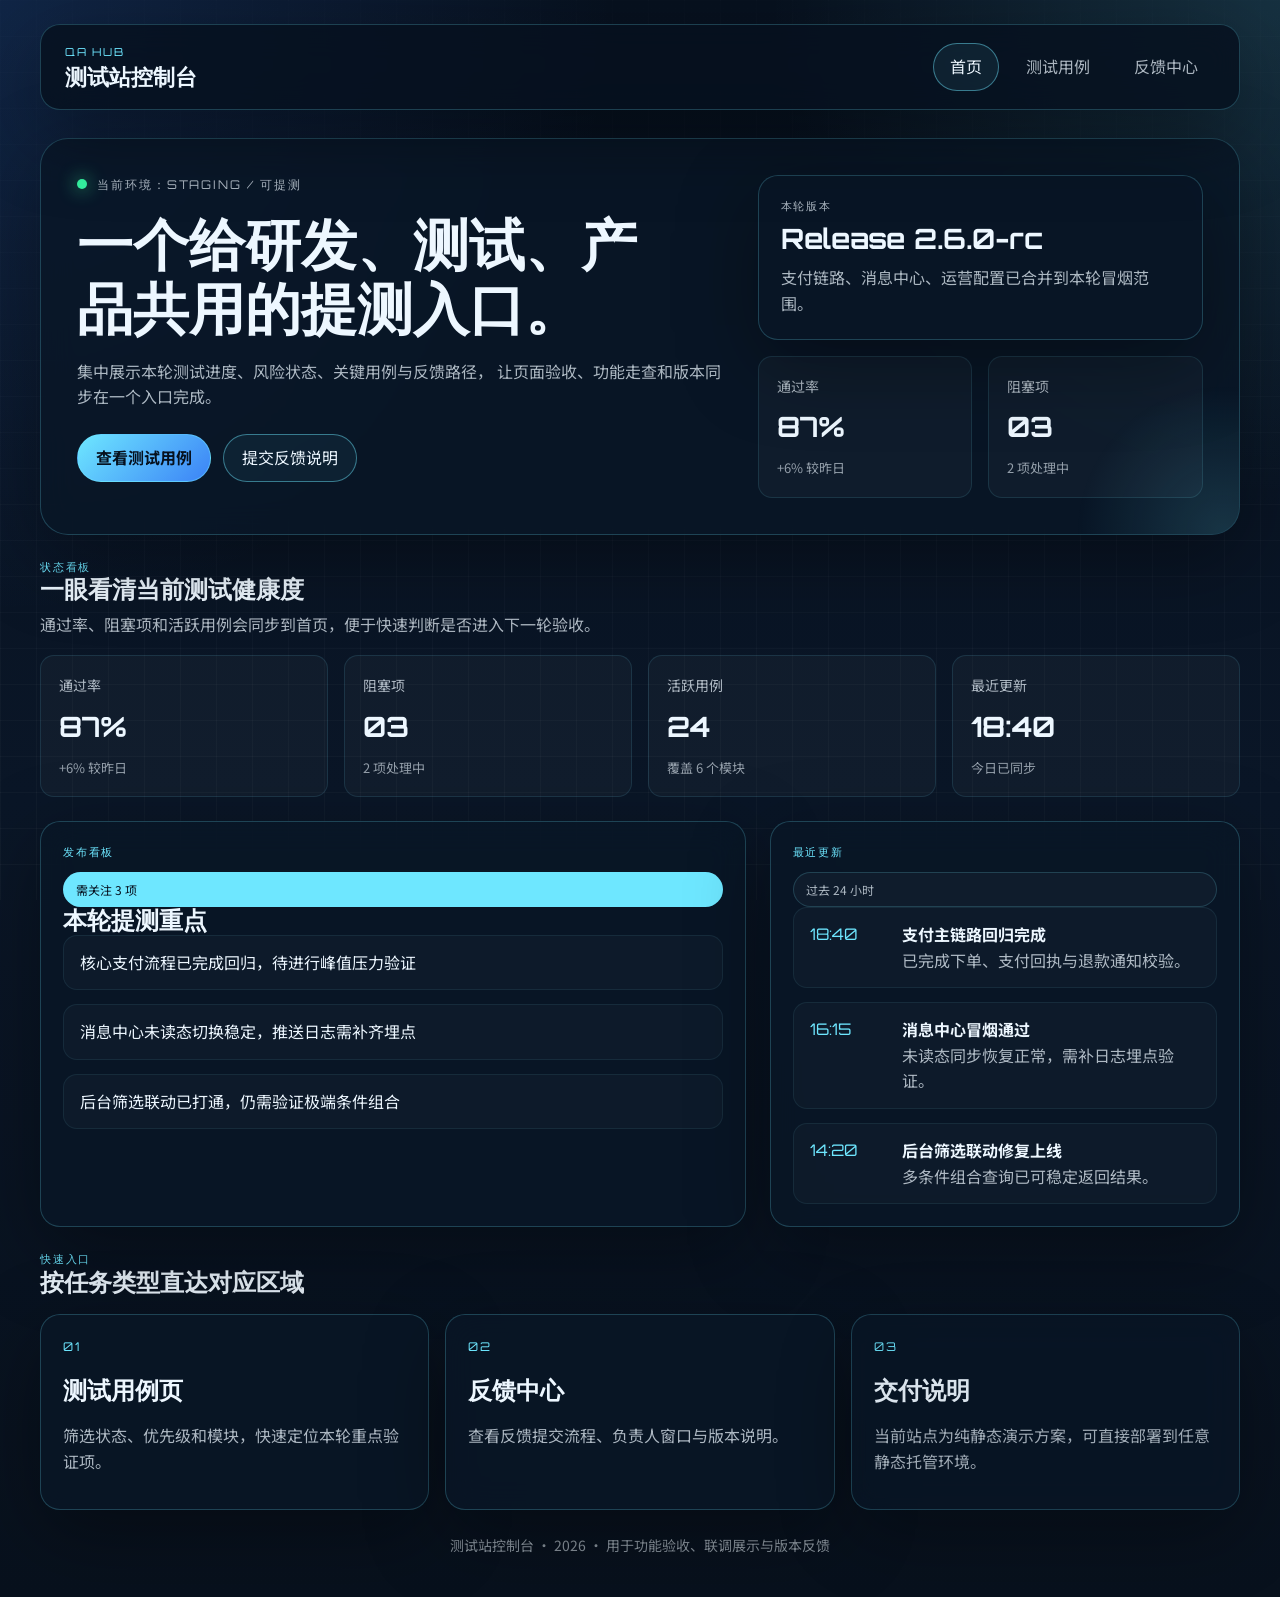
<file: website/index.html>
<!DOCTYPE html>
<html lang="zh-CN">
<head>
    <meta charset="UTF-8">
    <meta name="viewport" content="width=device-width, initial-scale=1.0">
    <title>测试站控制台</title>
    <meta name="description" content="用于联调、验收与提测反馈的通用测试站。">
    <link rel="preconnect" href="https://fonts.googleapis.com">
    <link rel="preconnect" href="https://fonts.gstatic.com" crossorigin>
    <link href="https://fonts.googleapis.com/css2?family=Orbitron:wght@500;700;800&family=Noto+Sans+SC:wght@400;500;700&display=swap" rel="stylesheet">
    <link rel="stylesheet" href="styles.css">
</head>
<body data-page="home">
    <div class="page-shell">
        <header class="site-header">
            <div class="brand-block">
                <span class="brand-kicker">QA HUB</span>
                <a class="brand-title" href="index.html">测试站控制台</a>
            </div>
            <nav class="site-nav" aria-label="主导航">
                <a class="nav-link is-active" href="index.html">首页</a>
                <a class="nav-link" href="about.html">测试用例</a>
                <a class="nav-link" href="contact.html">反馈中心</a>
            </nav>
        </header>

        <main class="page-main">
            <section class="hero-panel">
                <div class="hero-copy">
                    <div class="eyebrow-row">
                        <span class="status-dot"></span>
                        <span>当前环境：STAGING / 可提测</span>
                    </div>
                    <h1>一个给研发、测试、产品共用的提测入口。</h1>
                    <p>
                        集中展示本轮测试进度、风险状态、关键用例与反馈路径，
                        让页面验收、功能走查和版本同步在一个入口完成。
                    </p>
                    <div class="hero-actions">
                        <a class="primary-btn" href="about.html">查看测试用例</a>
                        <a class="ghost-btn" href="contact.html">提交反馈说明</a>
                    </div>
                </div>
                <aside class="hero-aside">
                    <div class="glass-card stack-card">
                        <p class="panel-label">本轮版本</p>
                        <h2>Release 2.6.0-rc</h2>
                        <p>支付链路、消息中心、运营配置已合并到本轮冒烟范围。</p>
                    </div>
                    <div class="hero-mini-grid" id="heroMetrics"></div>
                </aside>
            </section>

            <section class="section-block">
                <div class="section-heading">
                    <div>
                        <p class="section-tag">状态看板</p>
                        <h2>一眼看清当前测试健康度</h2>
                    </div>
                    <p class="section-desc">通过率、阻塞项和活跃用例会同步到首页，便于快速判断是否进入下一轮验收。</p>
                </div>
                <div class="metrics-grid" id="metricsGrid"></div>
            </section>

            <section class="section-split">
                <article class="glass-card release-card">
                    <div class="card-topline">
                        <span class="panel-label">发布看板</span>
                        <span class="chip chip-cyan">需关注 3 项</span>
                    </div>
                    <h2>本轮提测重点</h2>
                    <ul class="signal-list">
                        <li>核心支付流程已完成回归，待进行峰值压力验证</li>
                        <li>消息中心未读态切换稳定，推送日志需补齐埋点</li>
                        <li>后台筛选联动已打通，仍需验证极端条件组合</li>
                    </ul>
                </article>

                <article class="glass-card timeline-card">
                    <div class="card-topline">
                        <span class="panel-label">最近更新</span>
                        <span class="chip chip-outline">过去 24 小时</span>
                    </div>
                    <div class="timeline-list" id="updateTimeline"></div>
                </article>
            </section>

            <section class="section-block">
                <div class="section-heading">
                    <div>
                        <p class="section-tag">快速入口</p>
                        <h2>按任务类型直达对应区域</h2>
                    </div>
                </div>
                <div class="link-grid">
                    <a class="feature-link" href="about.html">
                        <span class="feature-index">01</span>
                        <strong>测试用例页</strong>
                        <p>筛选状态、优先级和模块，快速定位本轮重点验证项。</p>
                    </a>
                    <a class="feature-link" href="contact.html">
                        <span class="feature-index">02</span>
                        <strong>反馈中心</strong>
                        <p>查看反馈提交流程、负责人窗口与版本说明。</p>
                    </a>
                    <div class="feature-link feature-static">
                        <span class="feature-index">03</span>
                        <strong>交付说明</strong>
                        <p>当前站点为纯静态演示方案，可直接部署到任意静态托管环境。</p>
                    </div>
                </div>
            </section>
        </main>

        <footer class="site-footer">
            <p>测试站控制台 · 2026 · 用于功能验收、联调展示与版本反馈</p>
        </footer>
    </div>

    <script src="script.js"></script>
</body>
</html>
</file>
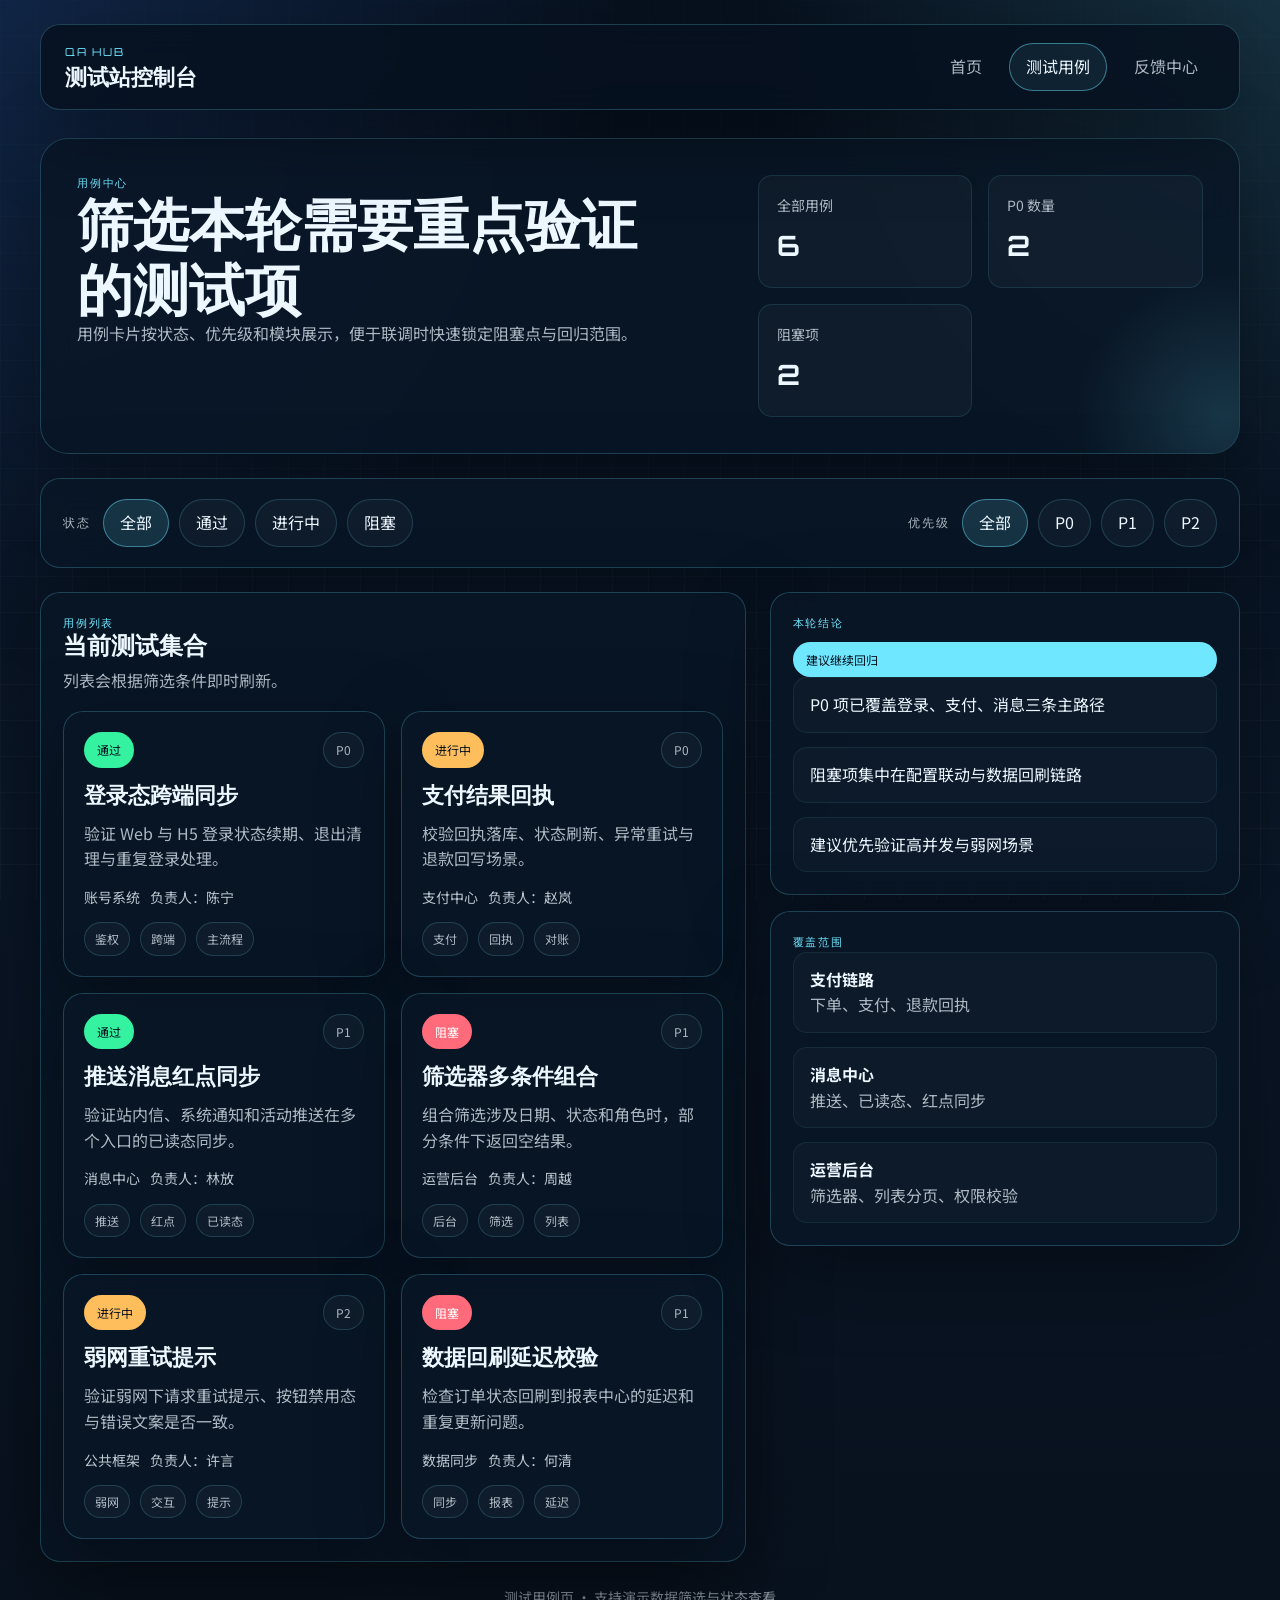
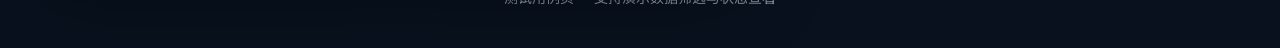
<file: website/about.html>
<!DOCTYPE html>
<html lang="zh-CN">
<head>
    <meta charset="UTF-8">
    <meta name="viewport" content="width=device-width, initial-scale=1.0">
    <title>测试用例页</title>
    <meta name="description" content="测试站用例看板，支持状态和优先级筛选。">
    <link rel="preconnect" href="https://fonts.googleapis.com">
    <link rel="preconnect" href="https://fonts.gstatic.com" crossorigin>
    <link href="https://fonts.googleapis.com/css2?family=Orbitron:wght@500;700;800&family=Noto+Sans+SC:wght@400;500;700&display=swap" rel="stylesheet">
    <link rel="stylesheet" href="styles.css">
</head>
<body data-page="cases">
    <div class="page-shell">
        <header class="site-header">
            <div class="brand-block">
                <span class="brand-kicker">QA HUB</span>
                <a class="brand-title" href="index.html">测试站控制台</a>
            </div>
            <nav class="site-nav" aria-label="主导航">
                <a class="nav-link" href="index.html">首页</a>
                <a class="nav-link is-active" href="about.html">测试用例</a>
                <a class="nav-link" href="contact.html">反馈中心</a>
            </nav>
        </header>

        <main class="page-main">
            <section class="page-hero compact">
                <div>
                    <p class="section-tag">用例中心</p>
                    <h1>筛选本轮需要重点验证的测试项</h1>
                    <p class="section-desc">
                        用例卡片按状态、优先级和模块展示，便于联调时快速锁定阻塞点与回归范围。
                    </p>
                </div>
                <div class="hero-mini-grid" id="caseSummary"></div>
            </section>

            <section class="section-block">
                <div class="filter-bar">
                    <div class="filter-group">
                        <span class="filter-label">状态</span>
                        <div class="pill-row" id="statusFilters"></div>
                    </div>
                    <div class="filter-group">
                        <span class="filter-label">优先级</span>
                        <div class="pill-row" id="priorityFilters"></div>
                    </div>
                </div>
            </section>

            <section class="section-split">
                <article class="case-board">
                    <div class="section-heading slim">
                        <div>
                            <p class="section-tag">用例列表</p>
                            <h2>当前测试集合</h2>
                        </div>
                        <p class="section-desc">列表会根据筛选条件即时刷新。</p>
                    </div>
                    <div class="case-grid" id="caseGrid"></div>
                </article>

                <aside class="side-column">
                    <article class="glass-card">
                        <div class="card-topline">
                            <span class="panel-label">本轮结论</span>
                            <span class="chip chip-cyan">建议继续回归</span>
                        </div>
                        <ul class="signal-list">
                            <li>P0 项已覆盖登录、支付、消息三条主路径</li>
                            <li>阻塞项集中在配置联动与数据回刷链路</li>
                            <li>建议优先验证高并发与弱网场景</li>
                        </ul>
                    </article>

                    <article class="glass-card">
                        <div class="card-topline">
                            <span class="panel-label">覆盖范围</span>
                        </div>
                        <div class="coverage-list">
                            <div>
                                <strong>支付链路</strong>
                                <span>下单、支付、退款回执</span>
                            </div>
                            <div>
                                <strong>消息中心</strong>
                                <span>推送、已读态、红点同步</span>
                            </div>
                            <div>
                                <strong>运营后台</strong>
                                <span>筛选器、列表分页、权限校验</span>
                            </div>
                        </div>
                    </article>
                </aside>
            </section>
        </main>

        <footer class="site-footer">
            <p>测试用例页 · 支持演示数据筛选与状态查看</p>
        </footer>
    </div>

    <script src="script.js"></script>
</body>
</html>
</file>
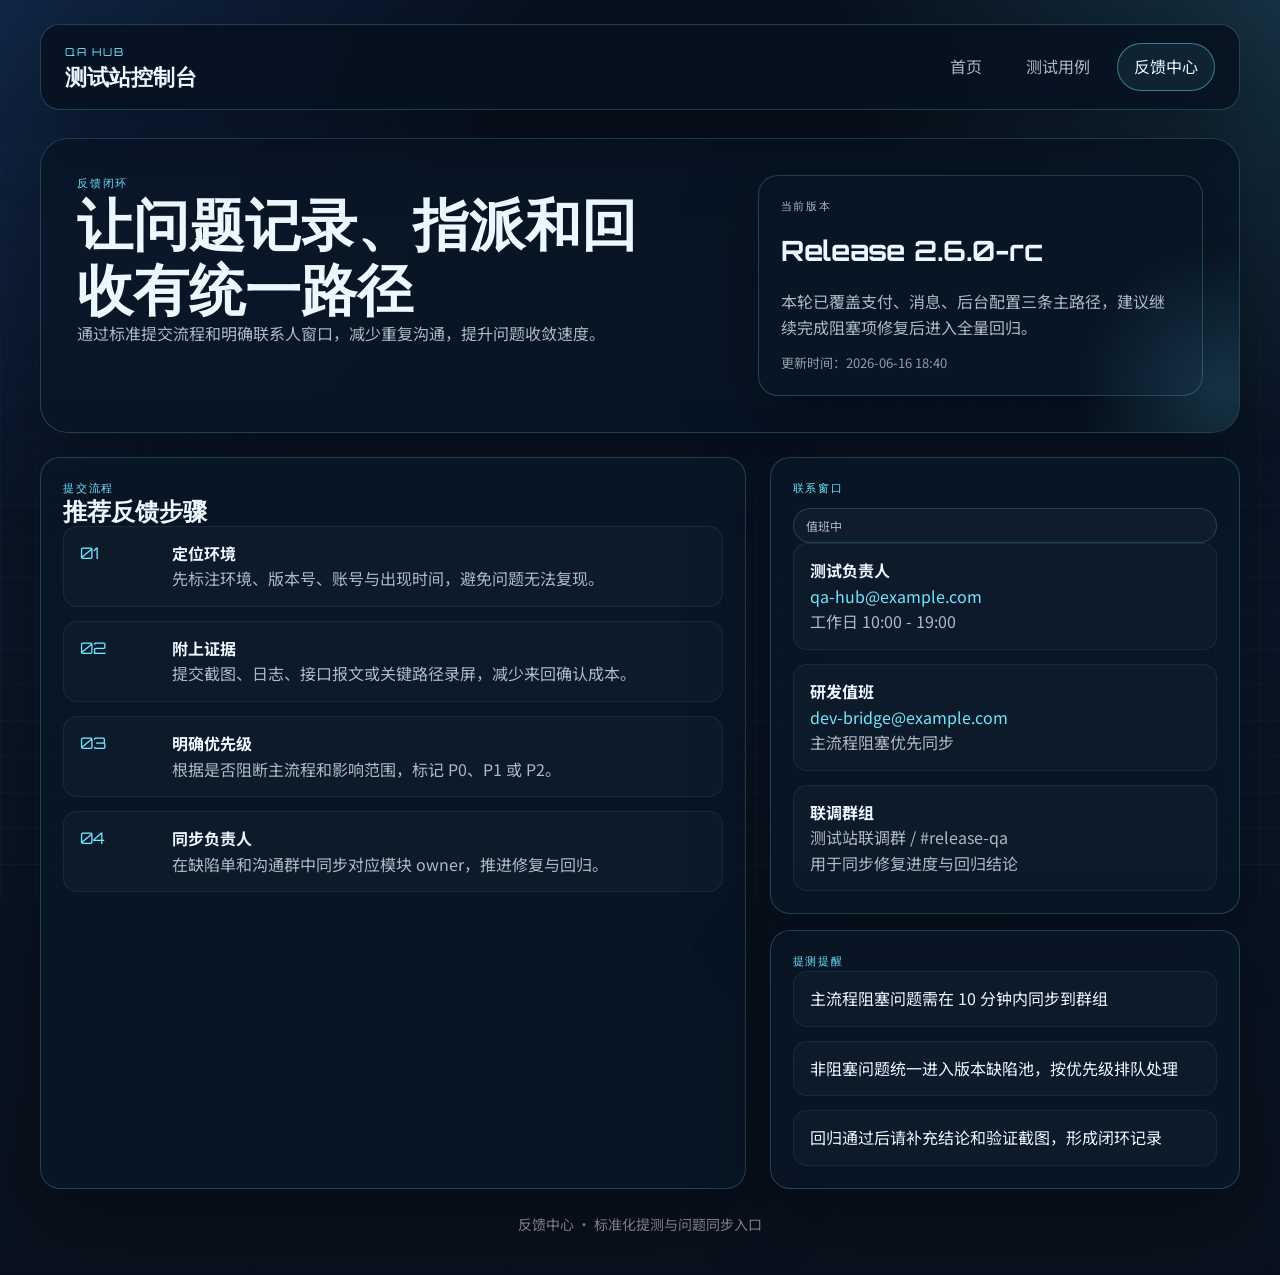
<file: website/contact.html>
<!DOCTYPE html>
<html lang="zh-CN">
<head>
    <meta charset="UTF-8">
    <meta name="viewport" content="width=device-width, initial-scale=1.0">
    <title>反馈中心</title>
    <meta name="description" content="测试站反馈中心，展示提交流程、联系方式与版本说明。">
    <link rel="preconnect" href="https://fonts.googleapis.com">
    <link rel="preconnect" href="https://fonts.gstatic.com" crossorigin>
    <link href="https://fonts.googleapis.com/css2?family=Orbitron:wght@500;700;800&family=Noto+Sans+SC:wght@400;500;700&display=swap" rel="stylesheet">
    <link rel="stylesheet" href="styles.css">
</head>
<body data-page="feedback">
    <div class="page-shell">
        <header class="site-header">
            <div class="brand-block">
                <span class="brand-kicker">QA HUB</span>
                <a class="brand-title" href="index.html">测试站控制台</a>
            </div>
            <nav class="site-nav" aria-label="主导航">
                <a class="nav-link" href="index.html">首页</a>
                <a class="nav-link" href="about.html">测试用例</a>
                <a class="nav-link is-active" href="contact.html">反馈中心</a>
            </nav>
        </header>

        <main class="page-main">
            <section class="page-hero compact">
                <div>
                    <p class="section-tag">反馈闭环</p>
                    <h1>让问题记录、指派和回收有统一路径</h1>
                    <p class="section-desc">
                        通过标准提交流程和明确联系人窗口，减少重复沟通，提升问题收敛速度。
                    </p>
                </div>
                <div class="glass-card release-note-card" id="releaseNote"></div>
            </section>

            <section class="section-split">
                <article class="glass-card">
                    <div class="section-heading slim">
                        <div>
                            <p class="section-tag">提交流程</p>
                            <h2>推荐反馈步骤</h2>
                        </div>
                    </div>
                    <div class="process-list">
                        <div class="process-step">
                            <span>01</span>
                            <div>
                                <strong>定位环境</strong>
                                <p>先标注环境、版本号、账号与出现时间，避免问题无法复现。</p>
                            </div>
                        </div>
                        <div class="process-step">
                            <span>02</span>
                            <div>
                                <strong>附上证据</strong>
                                <p>提交截图、日志、接口报文或关键路径录屏，减少来回确认成本。</p>
                            </div>
                        </div>
                        <div class="process-step">
                            <span>03</span>
                            <div>
                                <strong>明确优先级</strong>
                                <p>根据是否阻断主流程和影响范围，标记 P0、P1 或 P2。</p>
                            </div>
                        </div>
                        <div class="process-step">
                            <span>04</span>
                            <div>
                                <strong>同步负责人</strong>
                                <p>在缺陷单和沟通群中同步对应模块 owner，推进修复与回归。</p>
                            </div>
                        </div>
                    </div>
                </article>

                <aside class="side-column">
                    <article class="glass-card">
                        <div class="card-topline">
                            <span class="panel-label">联系窗口</span>
                            <span class="chip chip-outline">值班中</span>
                        </div>
                        <div class="contact-list" id="contactList"></div>
                    </article>

                    <article class="glass-card">
                        <div class="card-topline">
                            <span class="panel-label">提测提醒</span>
                        </div>
                        <ul class="signal-list">
                            <li>主流程阻塞问题需在 10 分钟内同步到群组</li>
                            <li>非阻塞问题统一进入版本缺陷池，按优先级排队处理</li>
                            <li>回归通过后请补充结论和验证截图，形成闭环记录</li>
                        </ul>
                    </article>
                </aside>
            </section>
        </main>

        <footer class="site-footer">
            <p>反馈中心 · 标准化提测与问题同步入口</p>
        </footer>
    </div>

    <script src="script.js"></script>
</body>
</html>
</file>
<file: website/styles.css>
:root {
    --bg: #07111f;
    --bg-soft: rgba(11, 28, 49, 0.82);
    --panel: rgba(9, 22, 39, 0.82);
    --panel-strong: rgba(7, 17, 31, 0.96);
    --line: rgba(110, 231, 255, 0.22);
    --line-strong: rgba(110, 231, 255, 0.45);
    --text: #edf7ff;
    --text-soft: rgba(237, 247, 255, 0.72);
    --accent: #6ee7ff;
    --accent-2: #3b82f6;
    --success: #35f2a1;
    --warning: #ffbe5c;
    --danger: #ff6b7a;
    --shadow: 0 24px 80px rgba(0, 0, 0, 0.35);
    --radius-xl: 28px;
    --radius-lg: 20px;
    --radius-md: 14px;
}

* {
    margin: 0;
    padding: 0;
    box-sizing: border-box;
}

html {
    scroll-behavior: smooth;
}

body {
    min-height: 100vh;
    font-family: "Noto Sans SC", sans-serif;
    line-height: 1.6;
    color: var(--text);
    background:
        radial-gradient(circle at top left, rgba(59, 130, 246, 0.18), transparent 30%),
        radial-gradient(circle at top right, rgba(110, 231, 255, 0.15), transparent 25%),
        linear-gradient(180deg, #07111f 0%, #0a1627 50%, #08111d 100%);
}

body::before {
    content: "";
    position: fixed;
    inset: 0;
    pointer-events: none;
    background-image:
        linear-gradient(rgba(255, 255, 255, 0.03) 1px, transparent 1px),
        linear-gradient(90deg, rgba(255, 255, 255, 0.03) 1px, transparent 1px);
    background-size: 36px 36px;
    mask-image: linear-gradient(180deg, rgba(0, 0, 0, 0.3), rgba(0, 0, 0, 1));
}

a {
    color: inherit;
    text-decoration: none;
}

button {
    font: inherit;
}

.page-shell {
    width: min(1200px, calc(100% - 32px));
    margin: 0 auto;
    padding: 24px 0 40px;
}

.site-header,
.hero-panel,
.glass-card,
.case-card,
.feature-link,
.page-hero,
.filter-bar,
.case-board {
    border: 1px solid var(--line);
    background: var(--panel);
    backdrop-filter: blur(16px);
    box-shadow: var(--shadow);
}

.site-header {
    display: flex;
    align-items: center;
    justify-content: space-between;
    gap: 16px;
    padding: 18px 24px;
    border-radius: var(--radius-lg);
    position: sticky;
    top: 16px;
    z-index: 10;
    background: rgba(7, 17, 31, 0.85);
}

.brand-block {
    display: flex;
    flex-direction: column;
    gap: 2px;
}

.brand-kicker,
.section-tag,
.panel-label,
.eyebrow-row,
.feature-index,
.filter-label {
    font-family: "Orbitron", sans-serif;
    letter-spacing: 0.16em;
    text-transform: uppercase;
}

.brand-kicker,
.section-tag,
.panel-label {
    font-size: 11px;
    color: var(--accent);
}

.brand-title {
    font-family: "Orbitron", sans-serif;
    font-size: 22px;
    font-weight: 700;
}

.site-nav {
    display: flex;
    align-items: center;
    gap: 10px;
}

.nav-link {
    padding: 10px 16px;
    border-radius: 999px;
    color: var(--text-soft);
    border: 1px solid transparent;
    transition: 0.25s ease;
}

.nav-link:hover,
.nav-link.is-active {
    color: var(--text);
    border-color: var(--line-strong);
    background: rgba(110, 231, 255, 0.08);
}

.page-main {
    display: flex;
    flex-direction: column;
    gap: 24px;
    padding-top: 28px;
}

.hero-panel,
.page-hero {
    display: grid;
    grid-template-columns: 1.4fr 0.95fr;
    gap: 24px;
    padding: 36px;
    border-radius: var(--radius-xl);
    position: relative;
    overflow: hidden;
}

.hero-panel::after,
.page-hero::after {
    content: "";
    position: absolute;
    inset: auto -12% -40% auto;
    width: 320px;
    height: 320px;
    border-radius: 50%;
    background: radial-gradient(circle, rgba(110, 231, 255, 0.15), transparent 65%);
}

.page-hero.compact {
    align-items: start;
}

.hero-copy,
.section-heading,
.card-topline,
.process-step div,
.contact-item,
.coverage-list div {
    display: flex;
    flex-direction: column;
}

.hero-copy {
    gap: 18px;
}

.eyebrow-row {
    display: inline-flex;
    align-items: center;
    gap: 10px;
    font-size: 12px;
    color: var(--text-soft);
}

.status-dot {
    width: 10px;
    height: 10px;
    border-radius: 50%;
    background: var(--success);
    box-shadow: 0 0 18px rgba(53, 242, 161, 0.9);
}

h1,
h2,
h3,
.brand-title {
    line-height: 1.15;
}

h1,
h2,
h3 {
    font-family: "Orbitron", sans-serif;
    font-weight: 700;
}

h1 {
    font-size: clamp(36px, 6vw, 56px);
    max-width: 12ch;
}

.hero-copy p,
.section-desc,
.case-card p,
.process-step p,
.contact-item span,
.release-note-card p,
.stack-card p,
.timeline-item p,
.feature-link p,
.coverage-list span {
    color: var(--text-soft);
}

.hero-actions {
    display: flex;
    flex-wrap: wrap;
    gap: 12px;
    padding-top: 6px;
}

.primary-btn,
.ghost-btn {
    display: inline-flex;
    align-items: center;
    justify-content: center;
    min-height: 48px;
    padding: 0 18px;
    border-radius: 999px;
    border: 1px solid var(--line-strong);
    transition: transform 0.25s ease, background 0.25s ease, box-shadow 0.25s ease;
}

.primary-btn {
    background: linear-gradient(135deg, var(--accent), var(--accent-2));
    color: #06111e;
    font-weight: 700;
}

.ghost-btn {
    background: rgba(110, 231, 255, 0.06);
}

.primary-btn:hover,
.ghost-btn:hover,
.feature-link:hover,
.case-card:hover,
.metric-card:hover,
.mini-metric:hover {
    transform: translateY(-2px);
}

.hero-aside,
.side-column {
    display: flex;
    flex-direction: column;
    gap: 16px;
}

.glass-card,
.case-board {
    padding: 22px;
    border-radius: var(--radius-lg);
}

.stack-card h2,
.release-note-card h2 {
    margin: 8px 0 10px;
    font-size: 28px;
}

.hero-mini-grid,
.metrics-grid,
.link-grid,
.case-grid {
    display: grid;
    gap: 16px;
}

.hero-mini-grid {
    grid-template-columns: repeat(2, minmax(0, 1fr));
}

.metrics-grid {
    grid-template-columns: repeat(4, minmax(0, 1fr));
}

.mini-metric,
.metric-card {
    padding: 18px;
    border-radius: var(--radius-md);
    background: rgba(255, 255, 255, 0.03);
    border: 1px solid rgba(110, 231, 255, 0.12);
    display: flex;
    flex-direction: column;
    gap: 8px;
    transition: transform 0.25s ease, border-color 0.25s ease;
}

.mini-metric strong,
.metric-card strong {
    font-family: "Orbitron", sans-serif;
    font-size: 28px;
}

.mini-metric span,
.metric-card p {
    color: var(--text-soft);
    font-size: 14px;
}

.mini-metric small,
.metric-card span,
.release-time {
    color: rgba(237, 247, 255, 0.6);
    font-size: 13px;
}

.section-block,
.case-board {
    display: flex;
    flex-direction: column;
    gap: 18px;
}

.section-heading {
    gap: 8px;
}

.section-heading.slim h2 {
    font-size: 24px;
}

.section-split {
    display: grid;
    grid-template-columns: minmax(0, 1.2fr) minmax(300px, 0.8fr);
    gap: 24px;
}

.signal-list,
.timeline-list,
.coverage-list,
.contact-list,
.process-list {
    display: flex;
    flex-direction: column;
    gap: 14px;
}

.signal-list {
    list-style: none;
}

.signal-list li,
.process-step,
.timeline-item,
.contact-item,
.coverage-list div {
    padding: 14px 16px;
    border-radius: var(--radius-md);
    background: rgba(255, 255, 255, 0.025);
    border: 1px solid rgba(110, 231, 255, 0.08);
}

.timeline-item,
.process-step {
    display: grid;
    grid-template-columns: 78px minmax(0, 1fr);
    gap: 14px;
    align-items: start;
}

.timeline-item span,
.process-step > span {
    font-family: "Orbitron", sans-serif;
    color: var(--accent);
}

.link-grid {
    grid-template-columns: repeat(3, minmax(0, 1fr));
}

.feature-link {
    border-radius: var(--radius-lg);
    padding: 22px;
    min-height: 196px;
    display: flex;
    flex-direction: column;
    gap: 14px;
    transition: transform 0.25s ease, border-color 0.25s ease;
}

.feature-static {
    opacity: 0.92;
}

.feature-link strong {
    font-family: "Orbitron", sans-serif;
    font-size: 24px;
}

.feature-index {
    font-size: 12px;
    color: var(--accent);
}

.filter-bar {
    display: flex;
    flex-wrap: wrap;
    justify-content: space-between;
    gap: 16px;
    padding: 20px 22px;
    border-radius: var(--radius-lg);
}

.filter-group {
    display: flex;
    flex-wrap: wrap;
    align-items: center;
    gap: 12px;
}

.filter-label {
    color: var(--text-soft);
    font-size: 12px;
}

.pill-row,
.tag-row,
.case-meta,
.card-topline {
    display: flex;
    flex-wrap: wrap;
    gap: 10px;
}

.pill-button,
.chip,
.tag-row span {
    border-radius: 999px;
    border: 1px solid rgba(110, 231, 255, 0.18);
    background: rgba(255, 255, 255, 0.03);
    color: var(--text);
}

.pill-button {
    padding: 10px 16px;
    cursor: pointer;
    transition: 0.25s ease;
}

.pill-button.is-active,
.pill-button:hover {
    background: rgba(110, 231, 255, 0.14);
    border-color: var(--line-strong);
}

.case-grid {
    grid-template-columns: repeat(2, minmax(0, 1fr));
}

.case-card {
    padding: 20px;
    border-radius: var(--radius-lg);
    display: flex;
    flex-direction: column;
    gap: 14px;
    transition: transform 0.25s ease, border-color 0.25s ease;
}

.case-topline {
    display: flex;
    justify-content: space-between;
    gap: 10px;
}

.case-card h3 {
    font-size: 22px;
}

.case-meta {
    color: rgba(237, 247, 255, 0.78);
    font-size: 14px;
}

.chip {
    padding: 7px 12px;
    font-size: 12px;
}

.chip-cyan {
    color: #07111f;
    background: var(--accent);
    border-color: transparent;
}

.chip-outline {
    color: var(--text-soft);
}

.chip-success {
    color: #07111f;
    background: var(--success);
    border-color: transparent;
}

.chip-warning {
    color: #07111f;
    background: var(--warning);
    border-color: transparent;
}

.chip-danger {
    color: white;
    background: var(--danger);
    border-color: transparent;
}

.tag-row span {
    padding: 6px 10px;
    font-size: 12px;
    color: var(--text-soft);
}

.coverage-list strong,
.contact-item strong,
.process-step strong,
.timeline-item strong {
    font-size: 16px;
}

.contact-item a {
    color: var(--accent);
    word-break: break-word;
}

.contact-value {
    color: var(--accent);
    word-break: break-word;
}

.release-note-card {
    display: flex;
    flex-direction: column;
    gap: 12px;
    justify-content: center;
}

.site-footer {
    padding: 24px 4px 0;
    color: rgba(237, 247, 255, 0.56);
    text-align: center;
    font-size: 14px;
}

@media (max-width: 980px) {
    .hero-panel,
    .page-hero,
    .section-split,
    .metrics-grid,
    .link-grid {
        grid-template-columns: 1fr;
    }

    .case-grid {
        grid-template-columns: 1fr;
    }

    .hero-mini-grid {
        grid-template-columns: repeat(2, minmax(0, 1fr));
    }
}

@media (max-width: 720px) {
    .page-shell {
        width: min(100% - 20px, 1200px);
        padding-top: 12px;
    }

    .site-header,
    .hero-panel,
    .page-hero,
    .glass-card,
    .case-board,
    .filter-bar,
    .feature-link,
    .case-card {
        padding: 18px;
    }

    .site-header {
        position: static;
        flex-direction: column;
        align-items: flex-start;
    }

    .site-nav {
        width: 100%;
        overflow-x: auto;
    }

    .hero-mini-grid {
        grid-template-columns: 1fr;
    }

    .timeline-item,
    .process-step {
        grid-template-columns: 1fr;
    }

    h1 {
        max-width: none;
        font-size: 36px;
    }
}
</file>
